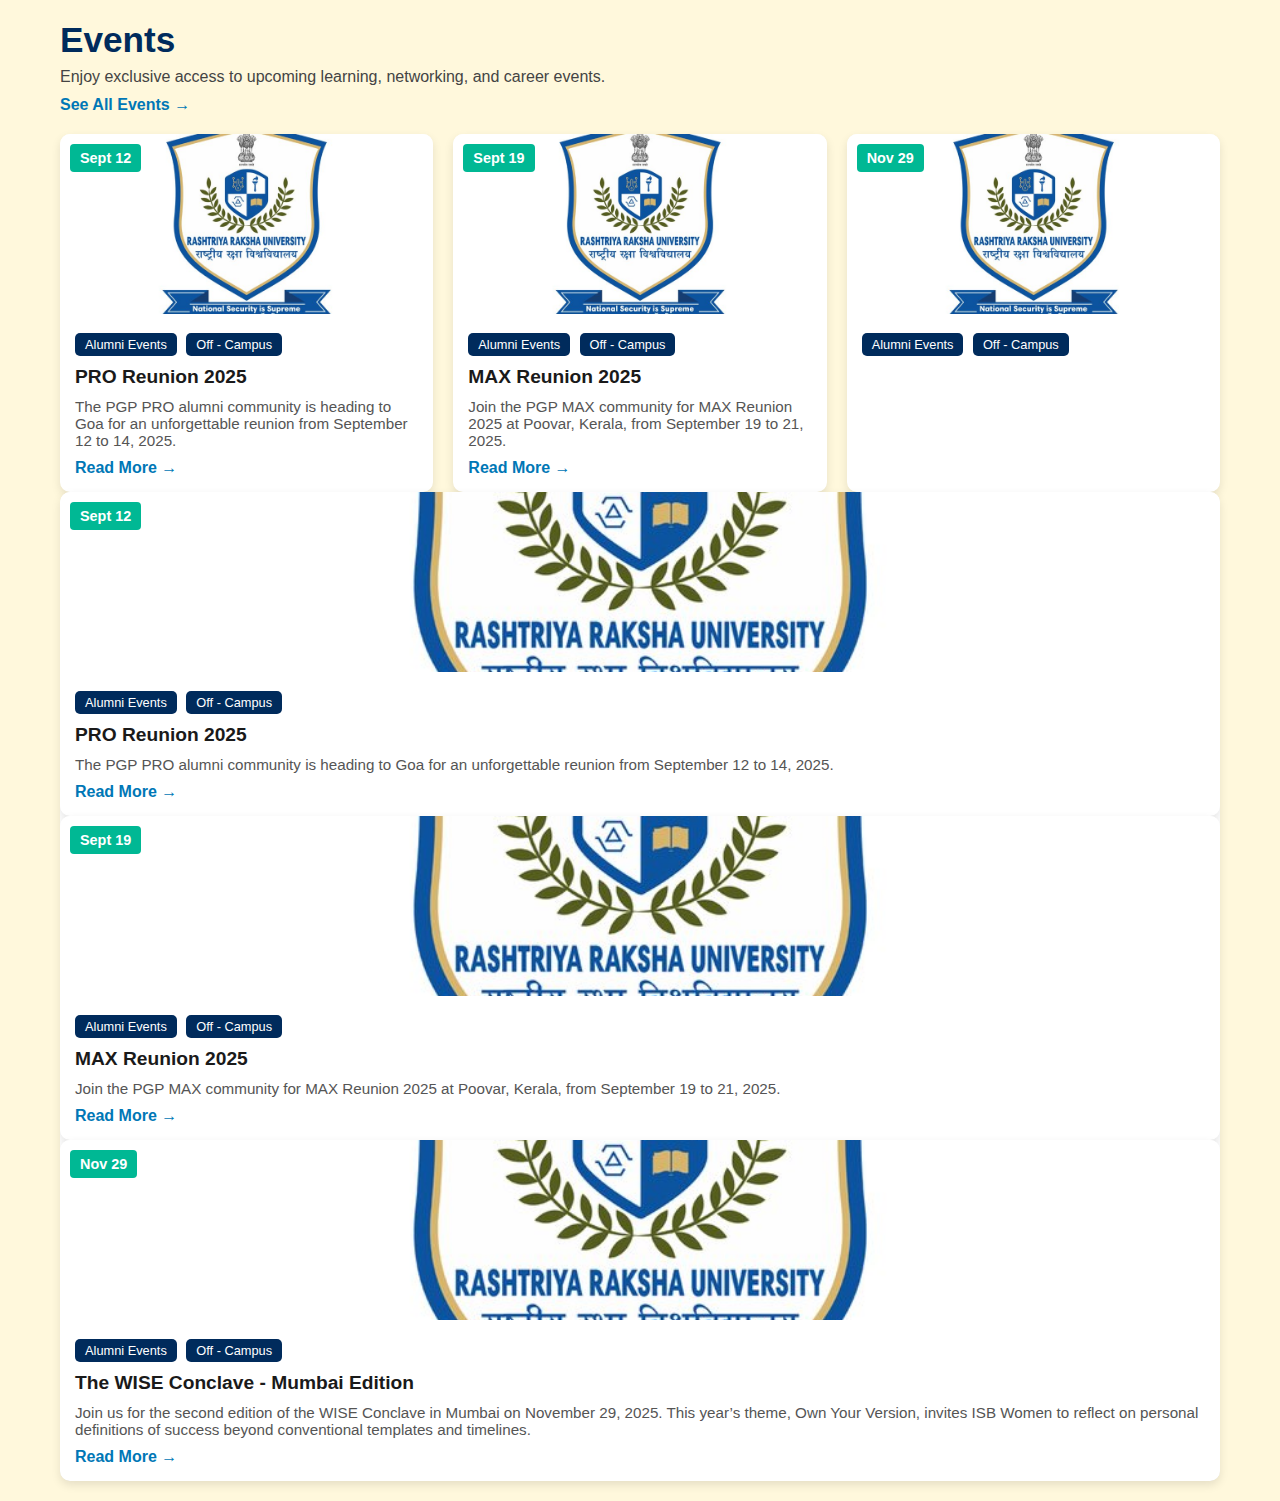
<file: event.html>
<!DOCTYPE html>
<html lang="en">
<head>
  <meta charset="UTF-8">
  <meta name="viewport" content="width=device-width, initial-scale=1.0">
  <title>Events</title>
  <link rel="stylesheet" href="combined.css">
</head>
<body style="background-color: #FFF8DC;">
  <section class="events">
    <h1>Events</h1>
    <p>Enjoy exclusive access to upcoming learning, networking, and career events.</p>
    <a href="#" class="see-all">See All Events →</a>

    <div class="cards">
      <!-- Card 1 -->
      <div class="card">
        <span class="date-tag">Sept 12</span>
        <img src="images/rru1.jpeg" alt="PRO Reunion 2025">
        <div class="card-body">
          <div class="tags">
            <span class="tag">Alumni Events</span>
            <span class="tag">Off - Campus</span>
          </div>
          <h3>PRO Reunion 2025</h3>
          <p>The PGP PRO alumni community is heading to Goa for an unforgettable reunion from September 12 to 14, 2025.</p>
          <a href="#">Read More →</a>
        </div>
      </div>

      <!-- Card 2 -->
      <div class="card">
        <span class="date-tag">Sept 19</span>
        <img src="images/rru1.jpeg" alt="MAX Reunion 2025">
        <div class="card-body">
          <div class="tags">
            <span class="tag">Alumni Events</span>
            <span class="tag">Off - Campus</span>
          </div>
          <h3>MAX Reunion 2025</h3>
          <p>Join the PGP MAX community for MAX Reunion 2025 at Poovar, Kerala, from September 19 to 21, 2025.</p>
          <a href="#">Read More →</a>
        </div>
      </div>

      <!-- Card 3 -->
      <div class="card">
        <span class="date-tag">Nov 29</span>
        <img src="images/rru1.jpeg" alt="WISE Conclave - Mumbai Edition">
        <div class="card-body">
          <div class="tags">
            <span class="tag">Alumni Events</span>
            <span class="tag">Off - Campus</span>
          </div>
        </div>
      </div>
    </div>

     <div class="card">
          <!-- Card 4 -->
      <div class="card">
        <span class="date-tag">Sept 12</span>
        <img src="images/rru1.jpeg" alt="PRO Reunion 2025">
        <div class="card-body">
          <div class="tags">
            <span class="tag">Alumni Events</span>
            <span class="tag">Off - Campus</span>
          </div>
          <h3>PRO Reunion 2025</h3>
          <p>The PGP PRO alumni community is heading to Goa for an unforgettable reunion from September 12 to 14, 2025.</p>
          <a href="#">Read More →</a>
        </div>
      </div>

      <!-- Card 5 -->
      <div class="card">
        <span class="date-tag">Sept 19</span>
        <img src="images/rru1.jpeg" alt="MAX Reunion 2025">
        <div class="card-body">
          <div class="tags">
            <span class="tag">Alumni Events</span>
            <span class="tag">Off - Campus</span>
          </div>
          <h3>MAX Reunion 2025</h3>
          <p>Join the PGP MAX community for MAX Reunion 2025 at Poovar, Kerala, from September 19 to 21, 2025.</p>
          <a href="#">Read More →</a>
        </div>
      </div>

      <!-- Card 6 -->
      <div class="card">
        <span class="date-tag">Nov 29</span>
        <img src="images/rru1.jpeg" alt="WISE Conclave - Mumbai Edition">
        <div class="card-body">
          <div class="tags">
            <span class="tag">Alumni Events</span>
            <span class="tag">Off - Campus</span>
          </div>
          <h3>The WISE Conclave - Mumbai Edition</h3>
          <p>Join us for the second edition of the WISE Conclave in Mumbai on November 29, 2025. This year’s theme, Own Your Version, invites ISB Women to reflect on personal definitions of success beyond conventional templates and timelines.</p>
          <a href="#">Read More →</a>
        </div>
      </div>
    </div>
  </section>
</body>
</html>
</file>
<file: combined.css>
/* General Styles (Login Page) */
* {
  margin: 0;
  padding: 0;
  box-sizing: border-box;
  font-family: 'Inter', sans-serif;
}

body {
  background: #316faf;
  display: flex;
  justify-content: center;
  align-items: center;
  height: 100vh;
}

/* Container */
.container {
  display: flex;
  background: #fff;
  border-radius: 10px;
  overflow: hidden;
  box-shadow: 0 4px 15px rgba(0,0,0,0.1);
  max-width: 1000px;
  width: 100%;
}

/* Illustration */
.illustration {
  flex: 1;
  background: #f0f2f5;
  display: flex;
  align-items: center;
  justify-content: center;
  padding: 30px;
}

.illustration img {
  width: 100%;
  max-width: 400px;
}

/* Form */
.form-container {
  flex: 1;
  padding: 40px;
}

.form-container h2 {
  font-size: 24px;
  margin-bottom: 20px;
}

.form-container h2 span {
  color: #5a3ef2;
  font-weight: 700;
}

/* Social Buttons */
.social-btn {
  width: 100%;
  display: flex;
  align-items: center;
  justify-content: center;
  gap: 10px;
  padding: 12px;
  border: none;
  border-radius: 8px;
  background: #f9f9f9;
  cursor: pointer;
  margin-bottom: 15px;
  font-size: 14px;
  font-weight: 500;
}

.social-btn img {
  width: 20px;
  height: 20px;
}

.google {
  border: 1px solid #ddd;
}

.facebook {
  border: 1px solid #ddd;
}

/* Divider */
.divider {
  text-align: center;
  margin: 20px 0;
  position: relative;
}

.divider span {
  background: #fff;
  padding: 0 10px;
  position: relative;
  z-index: 1;
}

.divider::before {
  content: "";
  position: absolute;
  top: 50%;
  left: 0;
  height: 1px;
  width: 100%;
  background: #ddd;
  z-index: 0;
}

/* Input */
.input-group {
  margin-bottom: 15px;
}

.input-group label {
  font-size: 14px;
  font-weight: 600;
  margin-bottom: 5px;
  display: block;
}

.input-group input {
  width: 100%;
  padding: 12px;
  border-radius: 8px;
  border: 1px solid #ddd;
  font-size: 14px;
}

/* Options */
.options {
  display: flex;
  justify-content: space-between;
  align-items: center;
  margin-bottom: 20px;
  font-size: 13px;
}

.options a {
  color: #5a3ef2;
  text-decoration: none;
}

/* Login Button */
.login-btn {
  width: 100%;
  padding: 12px;
  background: #5a3ef2;
  border: none;
  border-radius: 8px;
  color: #fff;
  font-weight: 600;
  font-size: 15px;
  cursor: pointer;
  margin-bottom: 15px;
}

.register {
  font-size: 13px;
  text-align: center;
}

.register a {
  color: #5a3ef2;
  font-weight: 600;
  text-decoration: none;
}

/* Responsive */
@media (max-width: 768px) {
  .container {
    flex-direction: column;
  }

  .illustration {
    display: none;
  }
}

/* Event Section Styles */
.events {
  max-width: 1200px;
  margin: auto;
  padding: 20px;
}

.events h1 {
  font-size: 2.2rem;
  color: #002b5c;
  margin-bottom: 8px;
}

.events p {
  margin-bottom: 10px;
  color: #444;
}

.see-all {
  display: inline-block;
  margin-bottom: 20px;
  color: #0077b6;
  font-weight: bold;
  text-decoration: none;
}

.see-all:hover {
  text-decoration: underline;
}

/* Cards */
.cards {
  display: grid;
  grid-template-columns: repeat(auto-fit, minmax(320px, 1fr));
  gap: 20px;
}

.card {
  background: #fff;
  border-radius: 10px;
  overflow: hidden;
  box-shadow: 0 4px 10px rgba(0,0,0,0.1);
  position: relative;
  transition: transform 0.2s;
}

.card:hover {
  transform: translateY(-5px);
}

.card img {
  width: 100%;
  height: 180px;
  object-fit: cover;
}

.date-tag {
  position: absolute;
  top: 10px;
  left: 10px;
  background: #00b894;
  color: #fff;
  padding: 6px 10px;
  font-size: 0.9rem;
  font-weight: bold;
  border-radius: 4px;
}

.card-body {
  padding: 15px;
}

.tags {
  margin-bottom: 8px;
}

.tag {
  display: inline-block;
  background: #002b5c;
  color: #fff;
  padding: 4px 10px;
  font-size: 0.8rem;
  border-radius: 5px;
  margin-right: 5px;
}

.card-body h3 {
  font-size: 1.2rem;
  margin: 10px 0;
  color: #1a1a1a;
}

.card-body p {
  font-size: 0.95rem;
  color: #555;
  margin-bottom: 10px;
}

.card-body a {
  text-decoration: none;
  color: #0077b6;
  font-weight: bold;
}

.card-body a:hover {
  text-decoration: underline;
}
</file>
